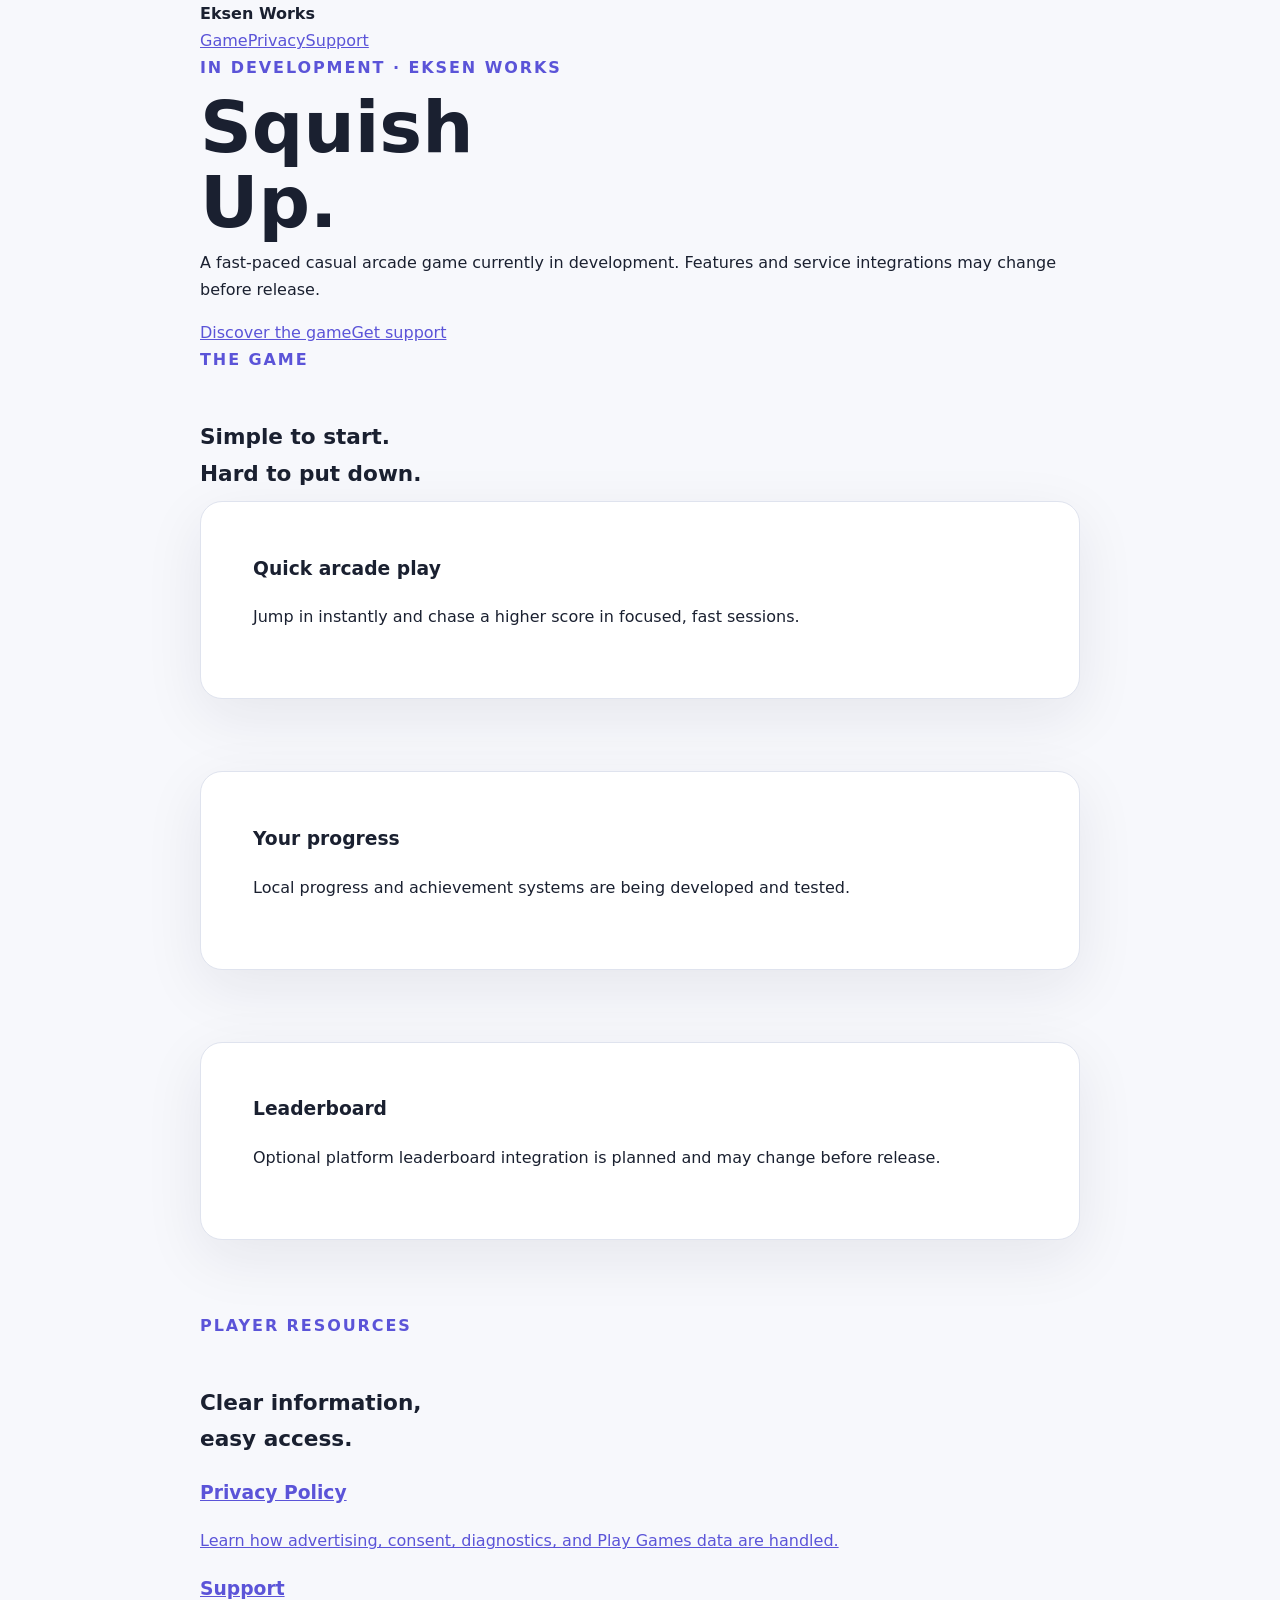
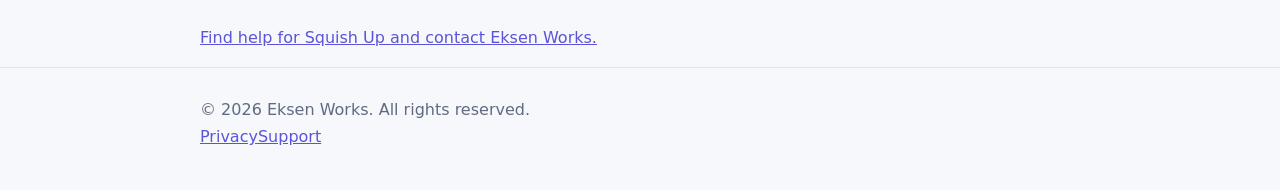
<file: index.html>
<!doctype html>
<html lang="en">
<head>
  <meta charset="utf-8">
  <meta name="viewport" content="width=device-width, initial-scale=1">
  <meta name="theme-color" content="#0e1018">
  <meta name="description" content="Squish Up is an in-development mobile arcade game from Eksen Works.">
  <meta property="og:title" content="Squish Up — Eksen Works">
  <meta property="og:description" content="An in-development casual mobile game focused on quick arcade play.">
  <meta property="og:type" content="website">
  <meta property="og:url" content="https://yusuferkoyuncu.github.io/SquishUp/">
  <title>Squish Up — Eksen Works</title>
  <link rel="canonical" href="https://yusuferkoyuncu.github.io/SquishUp/">
  <link rel="icon" href="./favicon.svg" type="image/svg+xml">
  <link rel="stylesheet" href="./styles.css">
</head>
<body>
<header class="site-header">
  <nav class="nav shell" aria-label="Main navigation">
    <a class="brand" href="./" aria-label="Squish Up home"><span class="brand-name">Eksen Works</span></a>
    <div class="nav-links"><a href="#game">Game</a><a href="./privacy.html">Privacy</a><a href="./support.html">Support</a></div>
  </nav>
</header>
<main>
<section class="hero shell">
  <div class="hero-copy">
    <p class="eyebrow">In development · Eksen Works</p>
    <h1>Squish<br><span class="gradient-text">Up.</span></h1>
    <p class="hero-text">A fast-paced casual arcade game currently in development. Features and service integrations may change before release.</p>
    <div class="hero-actions"><a class="button primary" href="#game">Discover the game</a><a class="button secondary" href="./support.html">Get support</a></div>
  </div>
</section>
<section class="section shell" id="game">
  <div class="section-heading"><p class="eyebrow">The game</p><h2>Simple to start.<br>Hard to put down.</h2></div>
  <div class="card-grid">
    <article class="card"><h3>Quick arcade play</h3><p>Jump in instantly and chase a higher score in focused, fast sessions.</p></article>
    <article class="card"><h3>Your progress</h3><p>Local progress and achievement systems are being developed and tested.</p></article>
    <article class="card"><h3>Leaderboard</h3><p>Optional platform leaderboard integration is planned and may change before release.</p></article>
  </div>
</section>
<section class="section shell">
  <div class="section-heading"><p class="eyebrow">Player resources</p><h2>Clear information,<br>easy access.</h2></div>
  <div class="card-grid">
    <a class="card link-card" href="./privacy.html"><h3>Privacy Policy</h3><p>Learn how advertising, consent, diagnostics, and Play Games data are handled.</p></a>
    <a class="card link-card" href="./support.html"><h3>Support</h3><p>Find help for Squish Up and contact Eksen Works.</p></a>
  </div>
</section>
</main>
<footer class="site-footer"><div class="footer-content shell"><span>© 2026 Eksen Works. All rights reserved.</span><div class="footer-links"><a href="./privacy.html">Privacy</a><a href="./support.html">Support</a></div></div></footer>
</body>
</html>
</file>
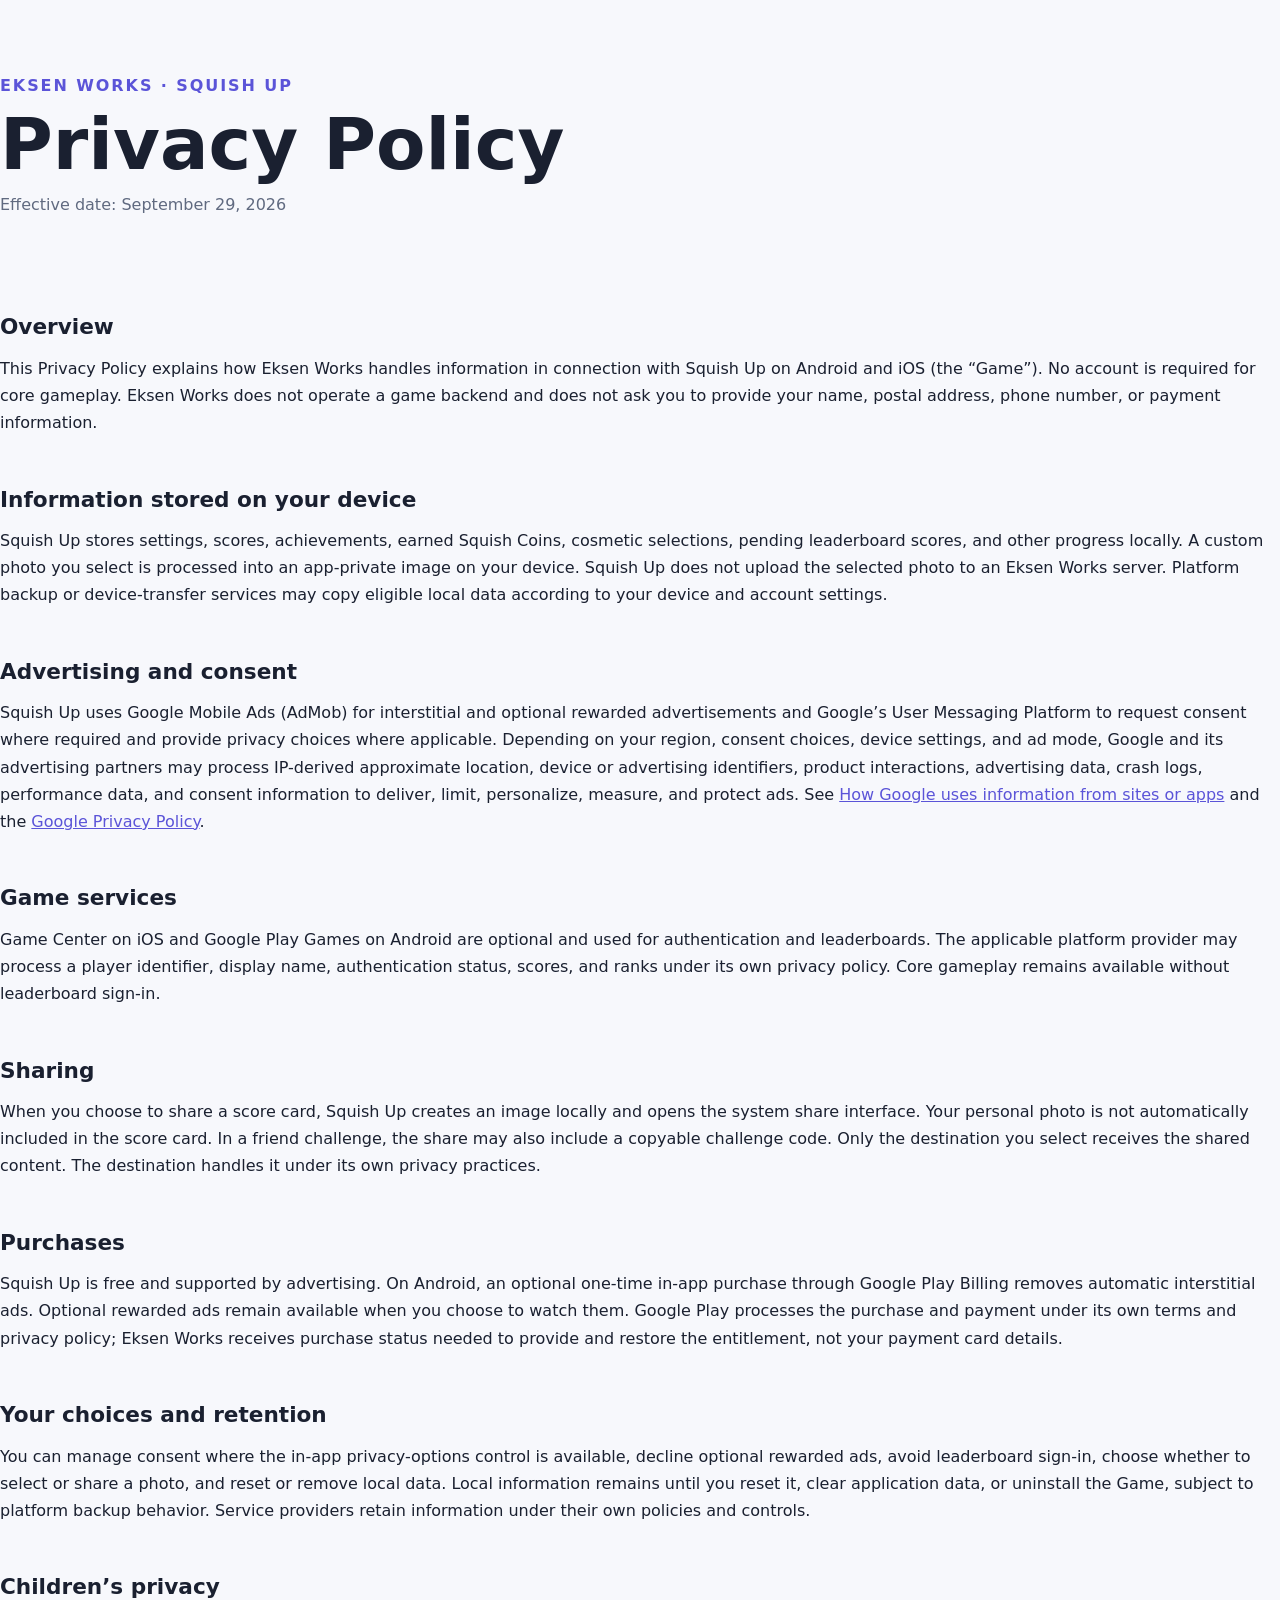
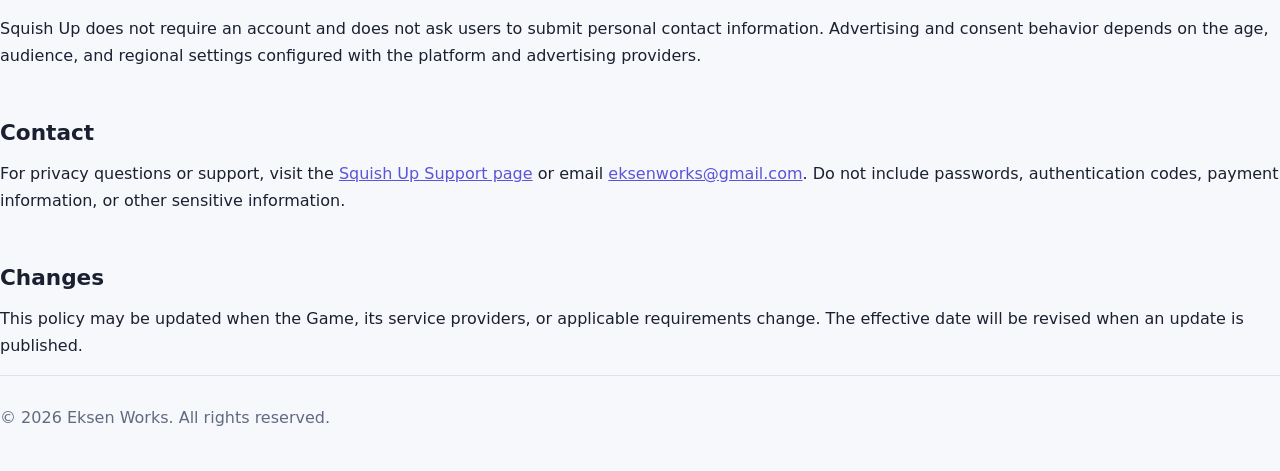
<file: privacy.html>
<!doctype html><html lang="en"><head><meta charset="utf-8"><meta name="viewport" content="width=device-width,initial-scale=1"><title>Squish Up Privacy Policy — Eksen Works</title><link rel="stylesheet" href="styles.css"></head><body><main><header class="intro"><p class="eyebrow">Eksen Works · Squish Up</p><h1>Privacy Policy</h1><p class="effective">Effective date: September 29, 2026</p></header><section><h2>Overview</h2><p>This Privacy Policy explains how Eksen Works handles information in connection with Squish Up on Android and iOS (the “Game”). No account is required for core gameplay. Eksen Works does not operate a game backend and does not ask you to provide your name, postal address, phone number, or payment information.</p><h2>Information stored on your device</h2><p>Squish Up stores settings, scores, achievements, earned Squish Coins, cosmetic selections, pending leaderboard scores, and other progress locally. A custom photo you select is processed into an app-private image on your device. Squish Up does not upload the selected photo to an Eksen Works server. Platform backup or device-transfer services may copy eligible local data according to your device and account settings.</p><h2>Advertising and consent</h2><p>Squish Up uses Google Mobile Ads (AdMob) for interstitial and optional rewarded advertisements and Google’s User Messaging Platform to request consent where required and provide privacy choices where applicable. Depending on your region, consent choices, device settings, and ad mode, Google and its advertising partners may process IP-derived approximate location, device or advertising identifiers, product interactions, advertising data, crash logs, performance data, and consent information to deliver, limit, personalize, measure, and protect ads. See <a href="https://policies.google.com/technologies/partner-sites">How Google uses information from sites or apps</a> and the <a href="https://policies.google.com/privacy">Google Privacy Policy</a>.</p><h2>Game services</h2><p>Game Center on iOS and Google Play Games on Android are optional and used for authentication and leaderboards. The applicable platform provider may process a player identifier, display name, authentication status, scores, and ranks under its own privacy policy. Core gameplay remains available without leaderboard sign-in.</p><h2>Sharing</h2><p>When you choose to share a score card, Squish Up creates an image locally and opens the system share interface. Your personal photo is not automatically included in the score card. In a friend challenge, the share may also include a copyable challenge code. Only the destination you select receives the shared content. The destination handles it under its own privacy practices.</p><h2>Purchases</h2><p>Squish Up is free and supported by advertising. On Android, an optional one-time in-app purchase through Google Play Billing removes automatic interstitial ads. Optional rewarded ads remain available when you choose to watch them. Google Play processes the purchase and payment under its own terms and privacy policy; Eksen Works receives purchase status needed to provide and restore the entitlement, not your payment card details.</p><h2>Your choices and retention</h2><p>You can manage consent where the in-app privacy-options control is available, decline optional rewarded ads, avoid leaderboard sign-in, choose whether to select or share a photo, and reset or remove local data. Local information remains until you reset it, clear application data, or uninstall the Game, subject to platform backup behavior. Service providers retain information under their own policies and controls.</p><h2>Children’s privacy</h2><p>Squish Up does not require an account and does not ask users to submit personal contact information. Advertising and consent behavior depends on the age, audience, and regional settings configured with the platform and advertising providers.</p><h2>Contact</h2><p>For privacy questions or support, visit the <a href="support.html">Squish Up Support page</a> or email <a href="mailto:eksenworks@gmail.com">eksenworks@gmail.com</a>. Do not include passwords, authentication codes, payment information, or other sensitive information.</p><h2>Changes</h2><p>This policy may be updated when the Game, its service providers, or applicable requirements change. The effective date will be revised when an update is published.</p></section><footer>© 2026 Eksen Works. All rights reserved.</footer></main></body></html>
</file>
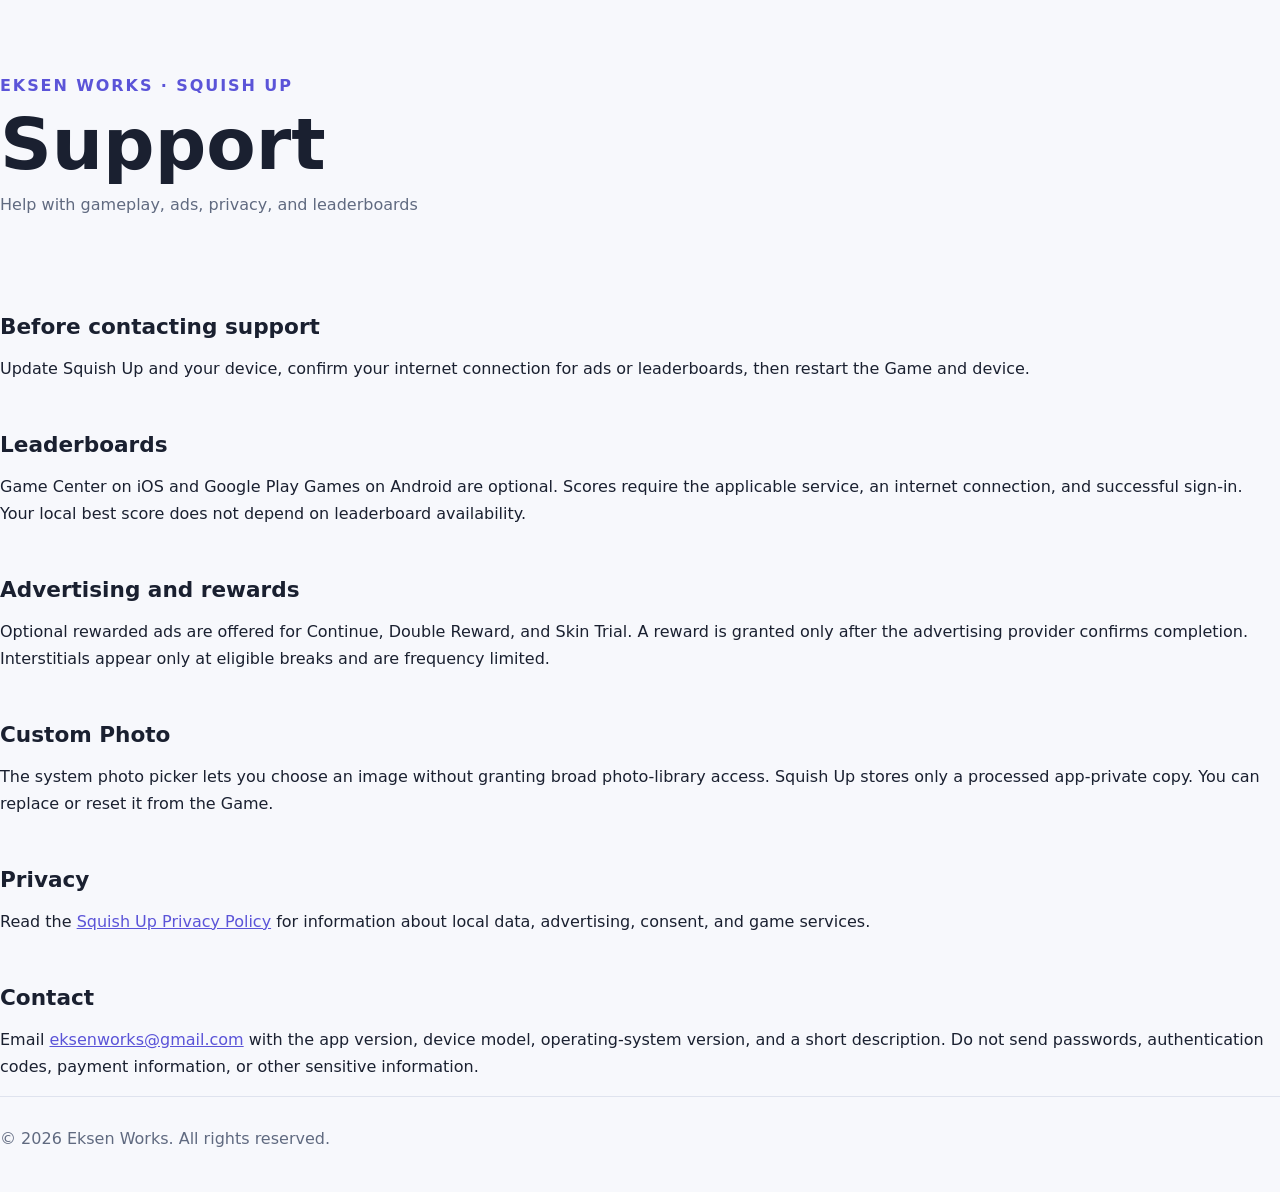
<file: support.html>
<!doctype html><html lang="en"><head><meta charset="utf-8"><meta name="viewport" content="width=device-width,initial-scale=1"><title>Squish Up Support — Eksen Works</title><link rel="stylesheet" href="styles.css"></head><body><main>
<header class="intro"><p class="eyebrow">Eksen Works · Squish Up</p><h1>Support</h1><p class="effective">Help with gameplay, ads, privacy, and leaderboards</p></header>
<section><h2>Before contacting support</h2><p>Update Squish Up and your device, confirm your internet connection for ads or leaderboards, then restart the Game and device.</p><h2>Leaderboards</h2><p>Game Center on iOS and Google Play Games on Android are optional. Scores require the applicable service, an internet connection, and successful sign-in. Your local best score does not depend on leaderboard availability.</p><h2>Advertising and rewards</h2><p>Optional rewarded ads are offered for Continue, Double Reward, and Skin Trial. A reward is granted only after the advertising provider confirms completion. Interstitials appear only at eligible breaks and are frequency limited.</p><h2>Custom Photo</h2><p>The system photo picker lets you choose an image without granting broad photo-library access. Squish Up stores only a processed app-private copy. You can replace or reset it from the Game.</p><h2>Privacy</h2><p>Read the <a href="privacy.html">Squish Up Privacy Policy</a> for information about local data, advertising, consent, and game services.</p><h2>Contact</h2><p>Email <a href="mailto:eksenworks@gmail.com">eksenworks@gmail.com</a> with the app version, device model, operating-system version, and a short description. Do not send passwords, authentication codes, payment information, or other sensitive information.</p></section>
<footer>© 2026 Eksen Works. All rights reserved.</footer></main></body></html>
</file>
<file: styles.css>
:root { color-scheme: light dark; --bg:#f7f8fc; --surface:#fff; --text:#1a2030; --muted:#606a80; --accent:#5b54d8; --line:#dfe3ee; }
@media (prefers-color-scheme:dark) { :root { --bg:#10131c; --surface:#171b27; --text:#edf0f8; --muted:#adb5c9; --accent:#aaa5ff; --line:#2b3142; } }
* { box-sizing:border-box; }
body { margin:0; background:var(--bg); color:var(--text); font:16px/1.7 system-ui,-apple-system,"Segoe UI",sans-serif; }
.shell { width:min(880px,calc(100% - 40px)); margin:0 auto; }
.masthead { border-bottom:1px solid var(--line); background:var(--surface); }
.masthead .shell { min-height:68px; display:flex; align-items:center; justify-content:space-between; gap:20px; }
.brand { color:var(--text); font-weight:800; text-decoration:none; }
.product,.effective { color:var(--muted); }
.intro { padding:72px 0 30px; }
.eyebrow { margin:0 0 8px; color:var(--accent); font-weight:800; letter-spacing:.12em; text-transform:uppercase; }
h1 { margin:0; font-size:clamp(2.4rem,7vw,4.5rem); line-height:1.05; }
h2 { margin:2.1em 0 .4em; font-size:1.35rem; }
p { margin:.5em 0 1em; }
a { color:var(--accent); }
article { margin-bottom:72px; padding:32px clamp(22px,5vw,52px) 52px; border:1px solid var(--line); border-radius:22px; background:var(--surface); box-shadow:0 18px 60px rgba(23,28,45,.08); }
footer { padding:28px 0 40px; border-top:1px solid var(--line); color:var(--muted); }
</file>
